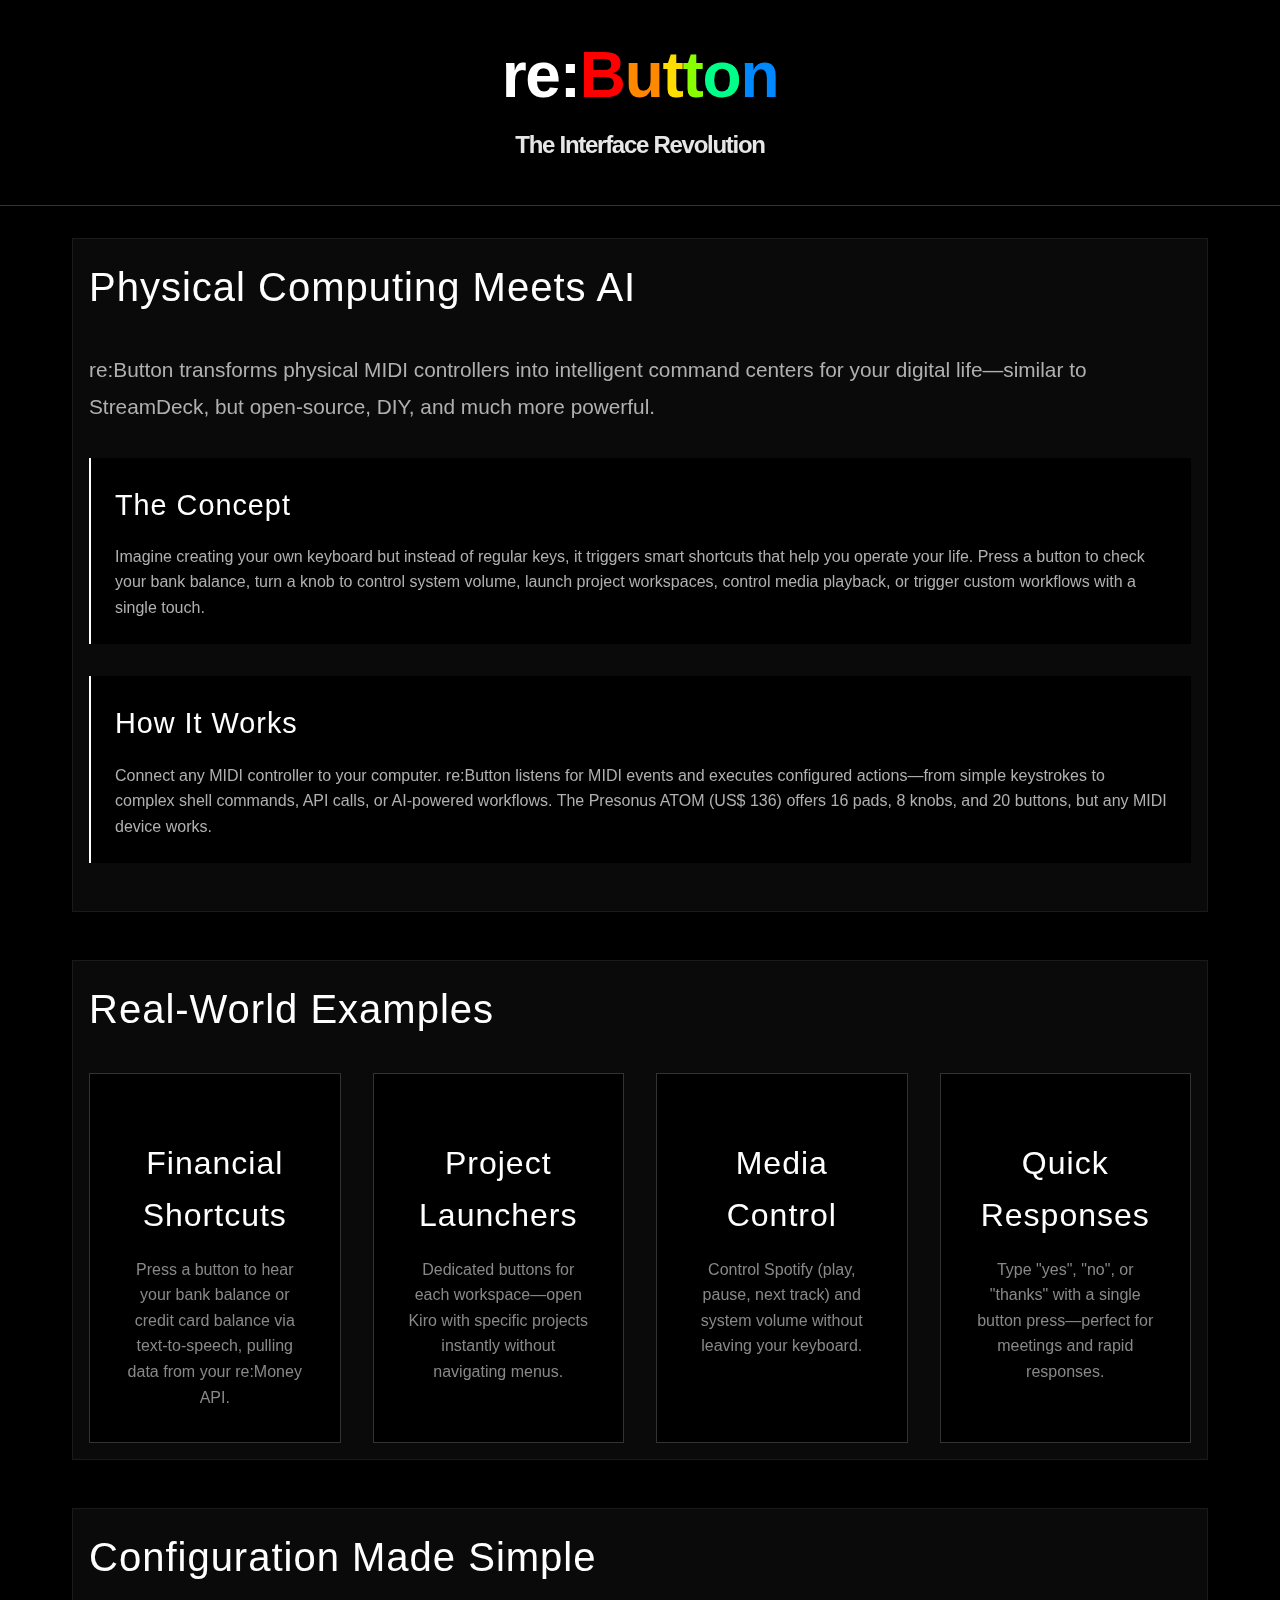
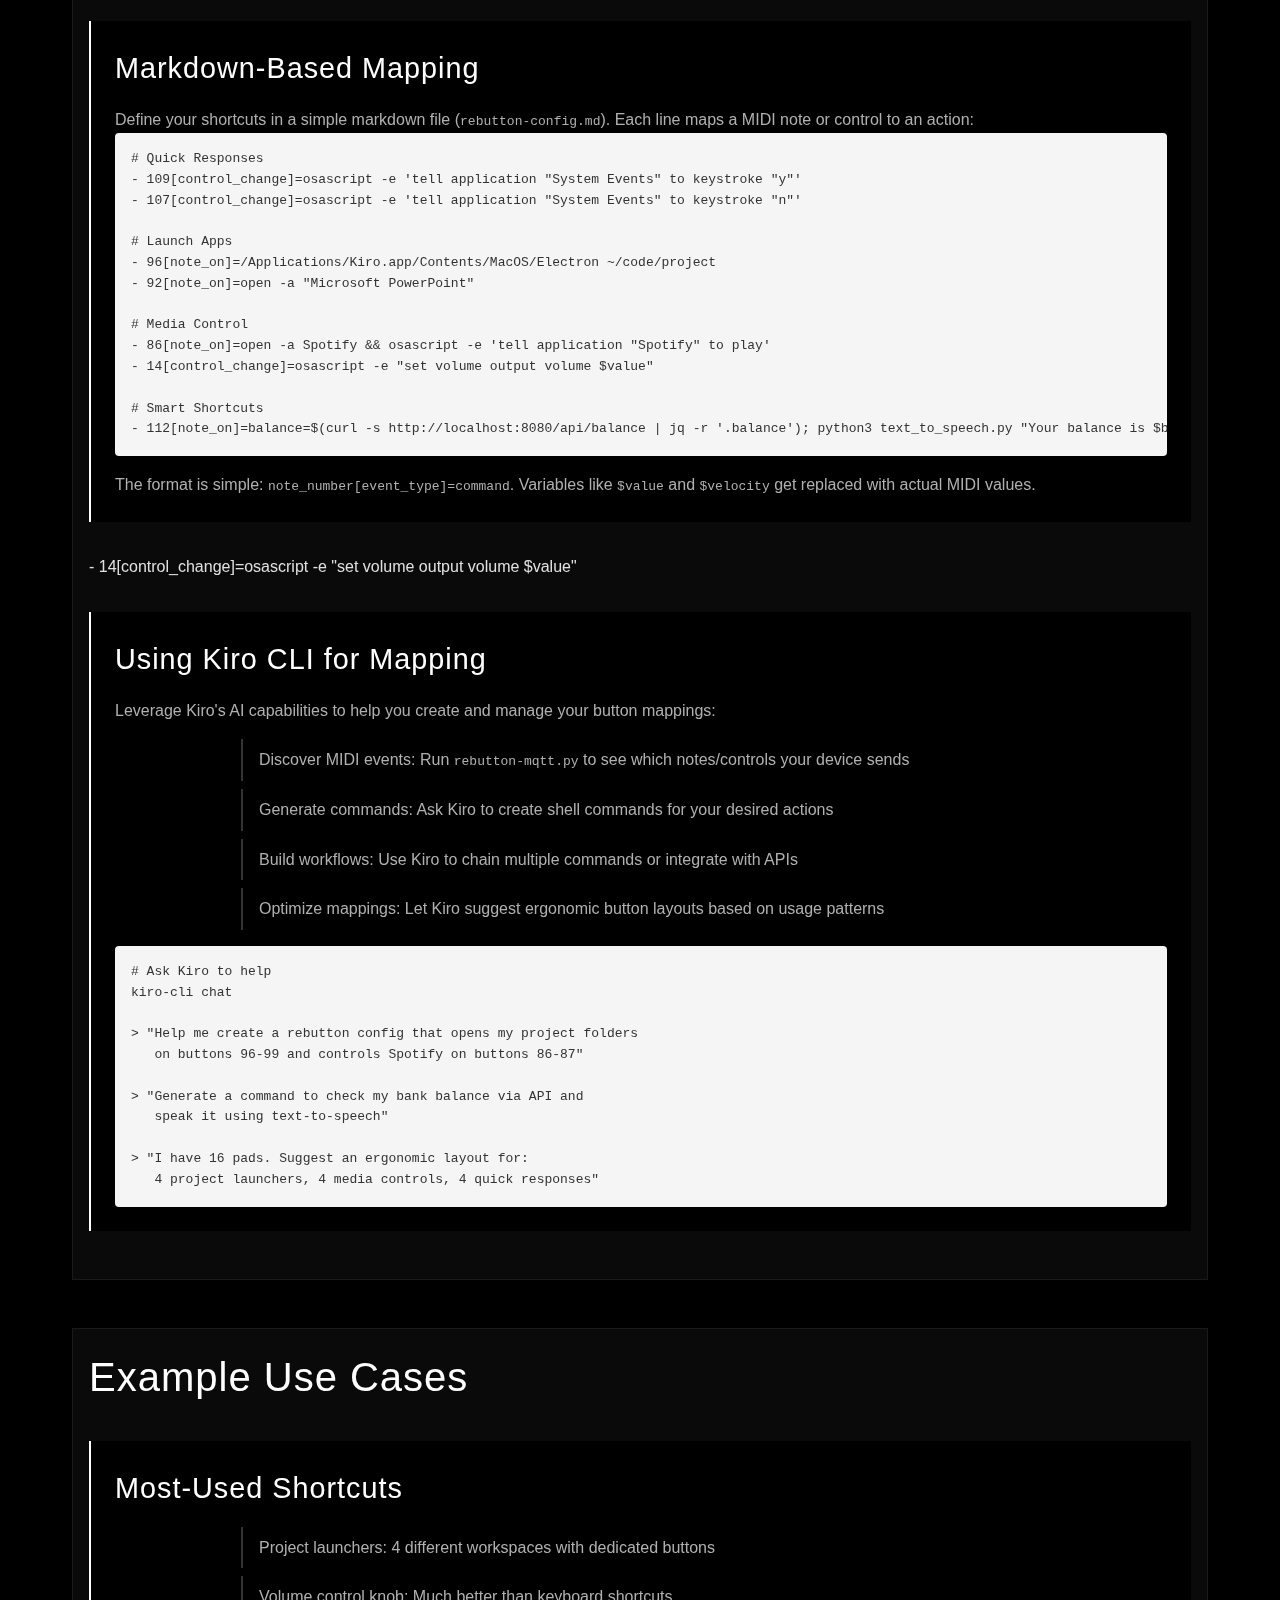
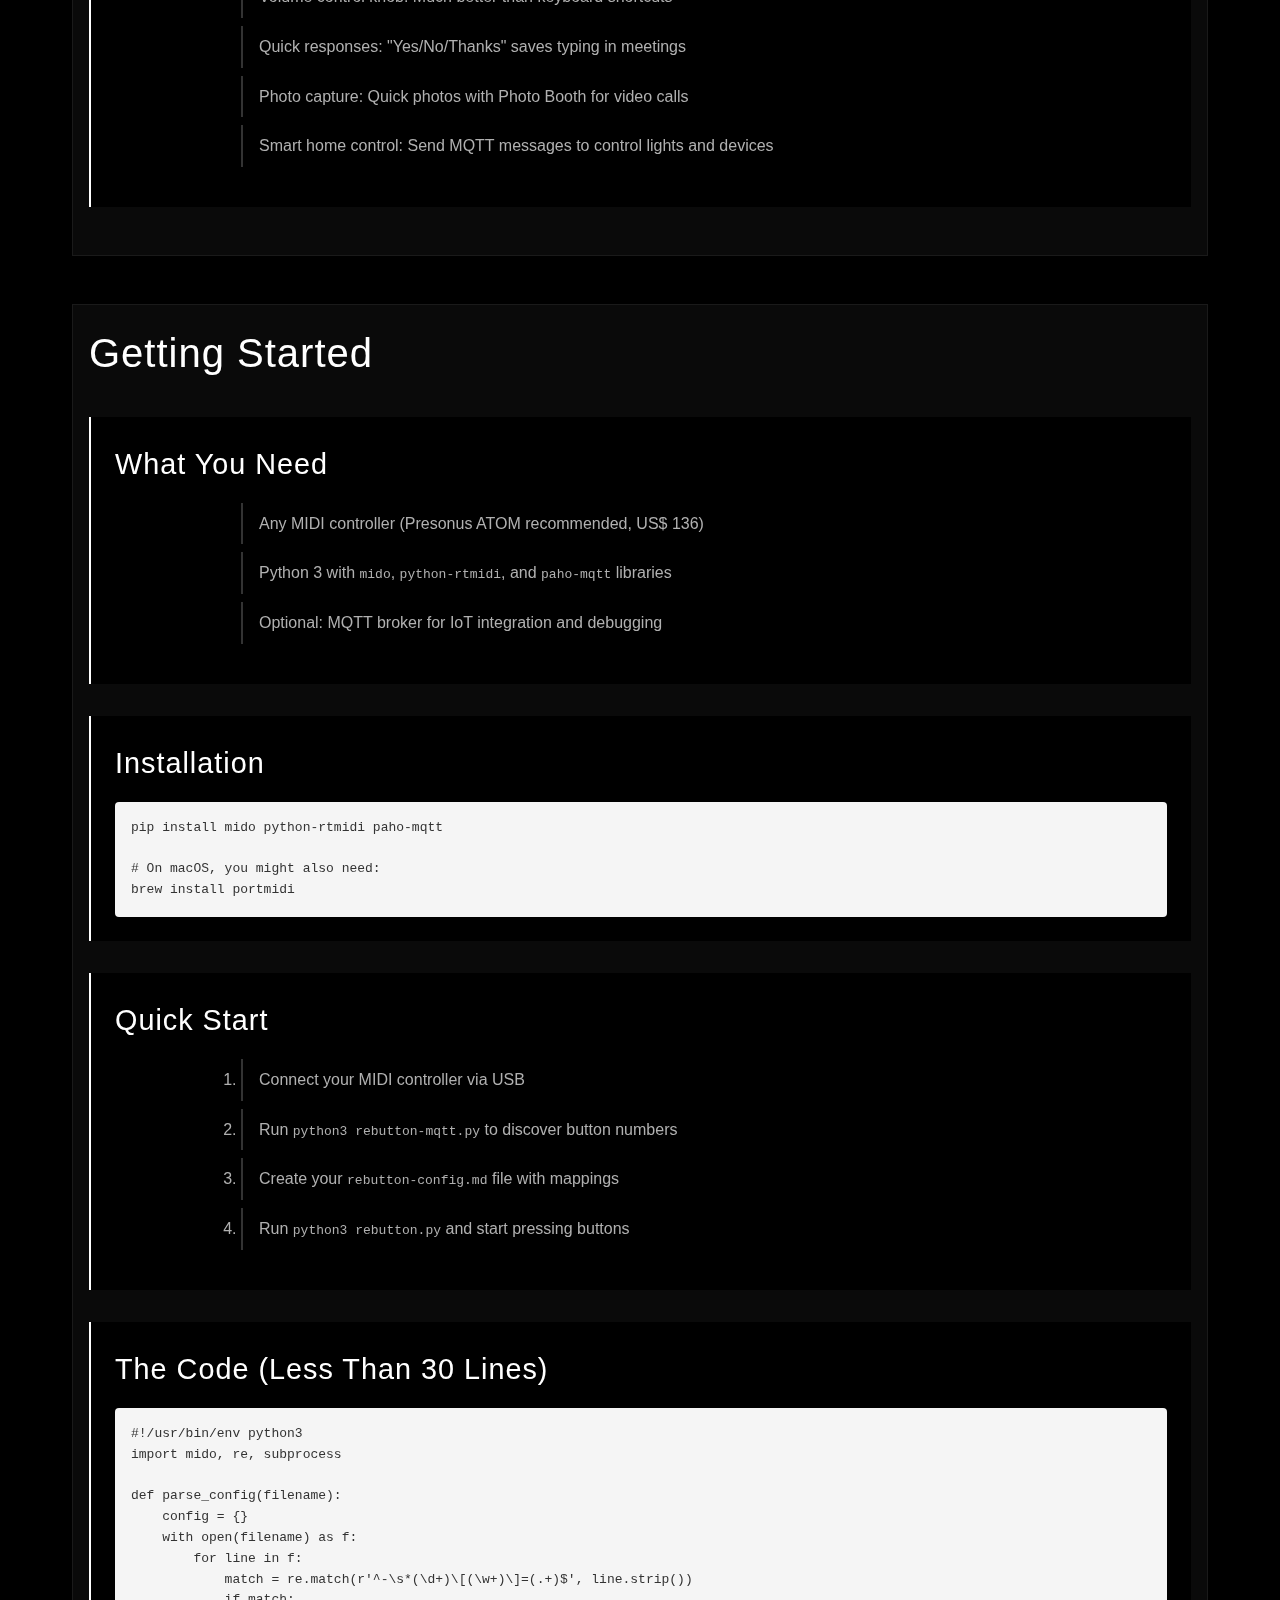
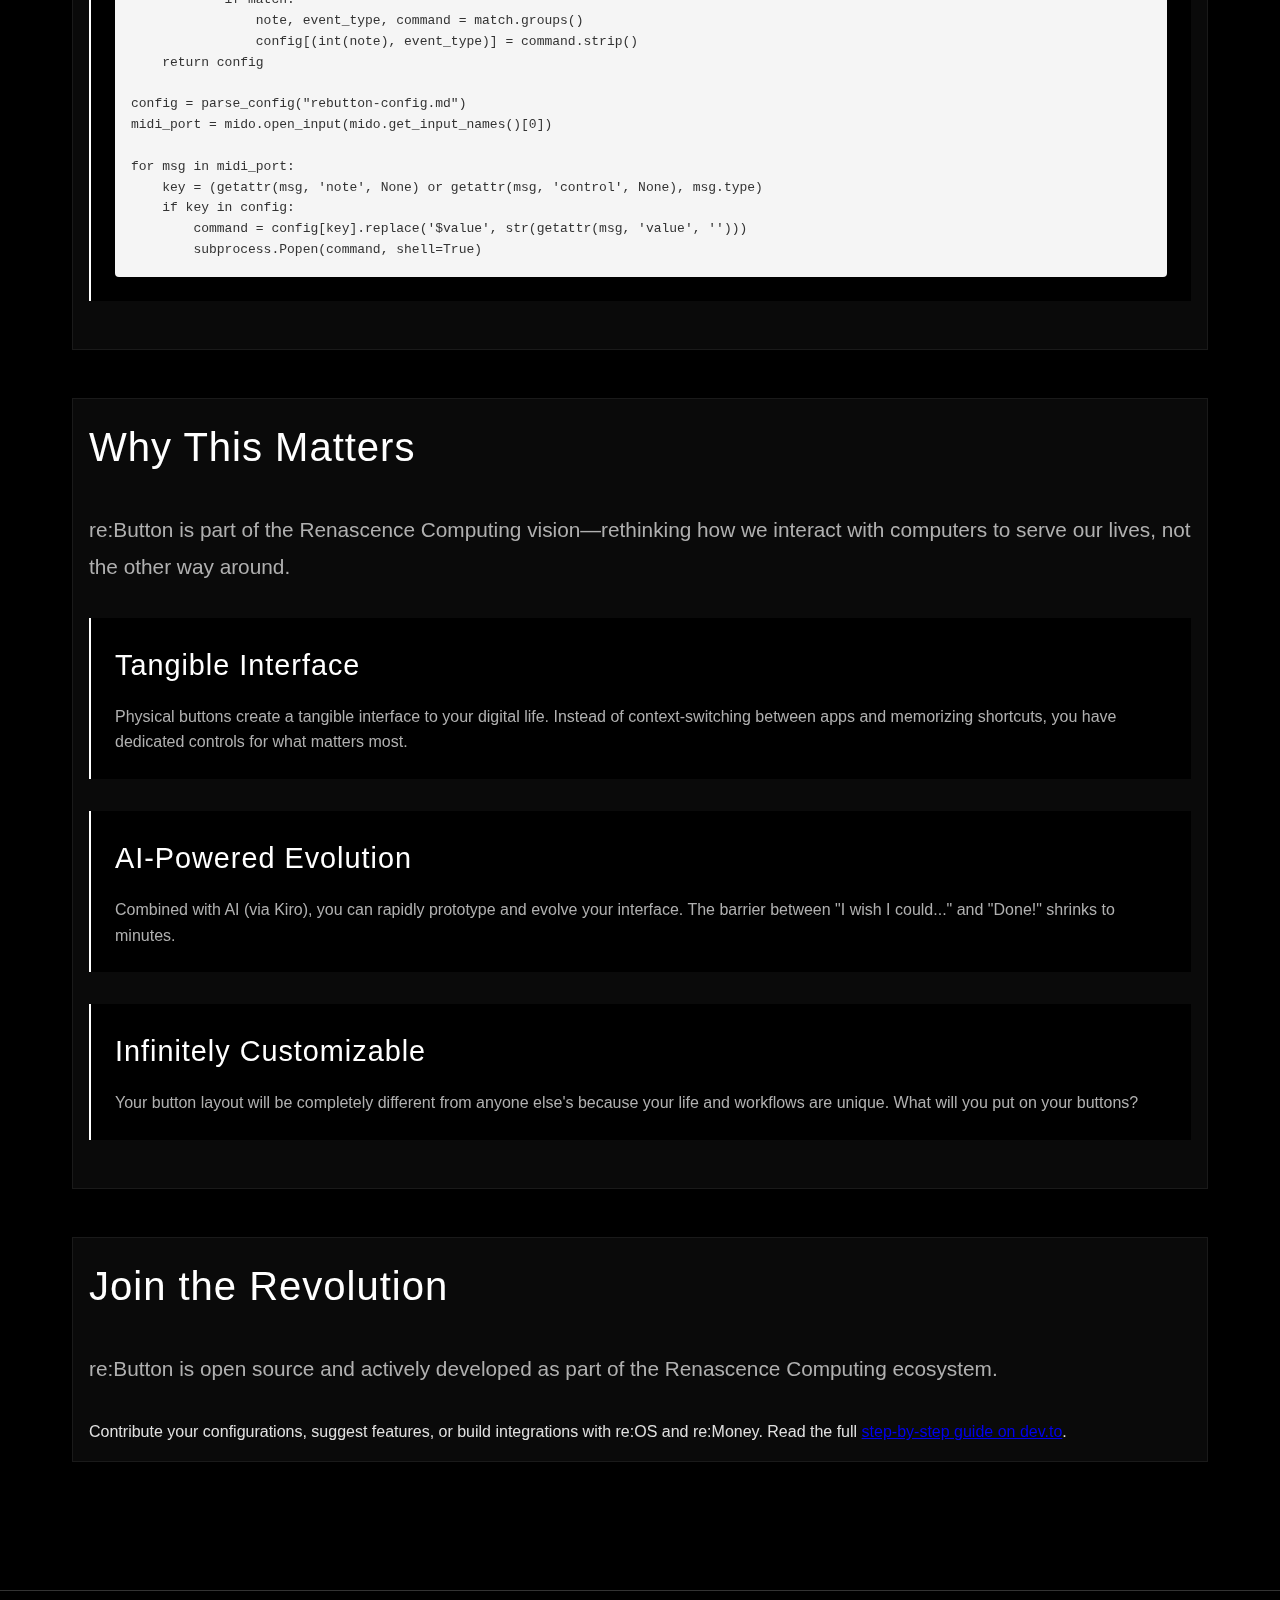
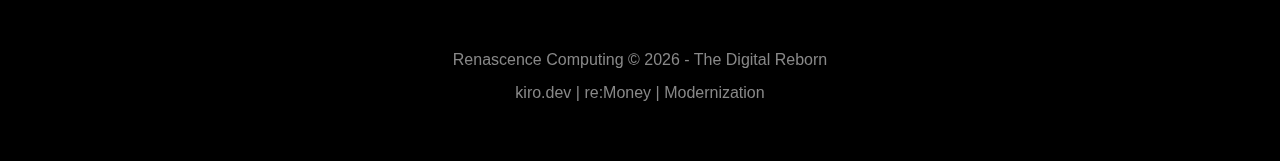
<file: content/index.html>
<!DOCTYPE html>
<html lang="en">
<head>
    <meta charset="UTF-8">
    <meta name="viewport" content="width=device-width, initial-scale=1.0">
    <title>re:Button - A Renascence Computing Project</title>
    <link rel="stylesheet" href="styles.css">
    <style>
        .rebutton-hero {
            background: #000;
            color: white;
            padding: 1rem 1rem;
            text-align: center;
            display: flex;
            flex-direction: column;
            justify-content: center;
            align-items: center;
        }

        .rebutton-logo {
            font-family: 'Arial', sans-serif;
            font-size: 4rem;
            font-weight: bold;
            margin-bottom: 2rem;
            letter-spacing: -0.02em;
        }

        .rebutton-logo .re {
            color: white;
        }

        .rebutton-logo .colon {
            color: white;
        }

        .rebutton-logo .b {
            color: #ff0000;
        }

        .rebutton-logo .u1 {
            color: #ff8800;
        }

        .rebutton-logo .t1 {
            color: #ffdd00;
        }

        .rebutton-logo .t2 {
            color: #88ff00;
        }

        .rebutton-logo .o {
            color: #00ff88;
        }

        .rebutton-logo .n {
            color: #0088ff;
        }

        .rebutton-tagline {
            font-size: 1.5rem;
            margin-bottom: 1rem;
            opacity: 0.9;
        }

        .rebutton-description {
            max-width: 800px;
            font-size: 1.2rem;
            line-height: 1.6;
            margin-bottom: 2rem;
        }

        @media (max-width: 768px) {
            .rebutton-logo {
                font-size: 2.5rem;
            }
            
            .rebutton-tagline {
                font-size: 1.2rem;
            }
            
            .rebutton-description {
                font-size: 1rem;
            }
        }
    </style>
</head>
<body>
    <header>
        <div class="rebutton-logo">
            <span class="re">re</span><span class="colon">:</span><span class="b">B</span><span class="u1">u</span><span class="t1">t</span><span class="t2">t</span><span class="o">o</span><span class="n">n</span>
        <p class="rebutton-tagline">The Interface Revolution</p>
        </div>

    </header>

    <main>

        <section class="content">
            <h2>Physical Computing Meets AI</h2>
            <p class="lead">re:Button transforms physical MIDI controllers into intelligent command centers for your digital life—similar to StreamDeck, but open-source, DIY, and much more powerful.</p>
            
            <div class="principle">
                <h3>The Concept</h3>
                <p>Imagine creating your own keyboard but instead of regular keys, it triggers smart shortcuts that help you operate your life. Press a button to check your bank balance, turn a knob to control system volume, launch project workspaces, control media playback, or trigger custom workflows with a single touch.</p>
            </div>



            <div class="principle">
                <h3>How It Works</h3>
                <p>Connect any MIDI controller to your computer. re:Button listens for MIDI events and executes configured actions—from simple keystrokes to complex shell commands, API calls, or AI-powered workflows. The Presonus ATOM (US$ 136) offers 16 pads, 8 knobs, and 20 buttons, but any MIDI device works.</p>
            </div>
        </section>

        <section class="content">
            <h2>Real-World Examples</h2>
            
            <div class="pillars">
                <div class="pillar">
                    <h3>Financial Shortcuts</h3>
                    <p>Press a button to hear your bank balance or credit card balance via text-to-speech, pulling data from your re:Money API.</p>
                </div>
                <div class="pillar">
                    <h3>Project Launchers</h3>
                    <p>Dedicated buttons for each workspace—open Kiro with specific projects instantly without navigating menus.</p>
                </div>
                <div class="pillar">
                    <h3>Media Control</h3>
                    <p>Control Spotify (play, pause, next track) and system volume without leaving your keyboard.</p>
                </div>
                <div class="pillar">
                    <h3>Quick Responses</h3>
                    <p>Type "yes", "no", or "thanks" with a single button press—perfect for meetings and rapid responses.</p>
                </div>
            </div>
        </section>



        <section class="content">
            <h2>Configuration Made Simple</h2>
            
            <div class="principle">
                <h3>Markdown-Based Mapping</h3>
                <p>Define your shortcuts in a simple markdown file (<code>rebutton-config.md</code>). Each line maps a MIDI note or control to an action:</p>
                <pre style="background: #f5f5f5; padding: 1rem; border-radius: 4px; overflow-x: auto; color: #333;">
# Quick Responses
- 109[control_change]=osascript -e 'tell application "System Events" to keystroke "y"'
- 107[control_change]=osascript -e 'tell application "System Events" to keystroke "n"'

# Launch Apps
- 96[note_on]=/Applications/Kiro.app/Contents/MacOS/Electron ~/code/project
- 92[note_on]=open -a "Microsoft PowerPoint"

# Media Control
- 86[note_on]=open -a Spotify && osascript -e 'tell application "Spotify" to play'
- 14[control_change]=osascript -e "set volume output volume $value"

# Smart Shortcuts
- 112[note_on]=balance=$(curl -s http://localhost:8080/api/balance | jq -r '.balance'); python3 text_to_speech.py "Your balance is $balance"</pre>
                <p style="margin-top: 1rem;">The format is simple: <code>note_number[event_type]=command</code>. Variables like <code>$value</code> and <code>$velocity</code> get replaced with actual MIDI values.</p>
            </div>
- 14[control_change]=osascript -e "set volume output volume $value"</pre>
            </div>

            <div class="principle">
                <h3>Using Kiro CLI for Mapping</h3>
                <p>Leverage Kiro's AI capabilities to help you create and manage your button mappings:</p>
                <ul style="text-align: left; max-width: 800px; margin: 1rem auto;">
                    <li><strong>Discover MIDI events:</strong> Run <code>rebutton-mqtt.py</code> to see which notes/controls your device sends</li>
                    <li><strong>Generate commands:</strong> Ask Kiro to create shell commands for your desired actions</li>
                    <li><strong>Build workflows:</strong> Use Kiro to chain multiple commands or integrate with APIs</li>
                    <li><strong>Optimize mappings:</strong> Let Kiro suggest ergonomic button layouts based on usage patterns</li>
                </ul>
                <pre style="background: #f5f5f5; padding: 1rem; border-radius: 4px; overflow-x: auto; margin-top: 1rem; color: #333;">
# Ask Kiro to help
kiro-cli chat

> "Help me create a rebutton config that opens my project folders 
   on buttons 96-99 and controls Spotify on buttons 86-87"

> "Generate a command to check my bank balance via API and 
   speak it using text-to-speech"

> "I have 16 pads. Suggest an ergonomic layout for: 
   4 project launchers, 4 media controls, 4 quick responses"</pre>
            </div>
        </section>

        <section class="content">
            <h2>Example Use Cases</h2>
            
            <div class="principle">
                <h3>Most-Used Shortcuts</h3>
                <ul style="text-align: left; max-width: 800px; margin: 1rem auto;">
                    <li><strong>Project launchers:</strong> 4 different workspaces with dedicated buttons</li>
                    <li><strong>Volume control knob:</strong> Much better than keyboard shortcuts</li>
                    <li><strong>Quick responses:</strong> "Yes/No/Thanks" saves typing in meetings</li>
                    <li><strong>Photo capture:</strong> Quick photos with Photo Booth for video calls</li>
                    <li><strong>Smart home control:</strong> Send MQTT messages to control lights and devices</li>
                </ul>
            </div>
        </section>

        <section class="content">
            <h2>Getting Started</h2>
            
            <div class="principle">
                <h3>What You Need</h3>
                <ul style="text-align: left; max-width: 800px; margin: 1rem auto;">
                    <li>Any MIDI controller (Presonus ATOM recommended, US$ 136)</li>
                    <li>Python 3 with <code>mido</code>, <code>python-rtmidi</code>, and <code>paho-mqtt</code> libraries</li>
                    <li>Optional: MQTT broker for IoT integration and debugging</li>
                </ul>
            </div>

            <div class="principle">
                <h3>Installation</h3>
                <pre style="background: #f5f5f5; padding: 1rem; border-radius: 4px; overflow-x: auto; color: #333;">
pip install mido python-rtmidi paho-mqtt

# On macOS, you might also need:
brew install portmidi</pre>
            </div>

            <div class="principle">
                <h3>Quick Start</h3>
                <ol style="text-align: left; max-width: 800px; margin: 1rem auto;">
                    <li>Connect your MIDI controller via USB</li>
                    <li>Run <code>python3 rebutton-mqtt.py</code> to discover button numbers</li>
                    <li>Create your <code>rebutton-config.md</code> file with mappings</li>
                    <li>Run <code>python3 rebutton.py</code> and start pressing buttons</li>
                </ol>
            </div>

            <div class="principle">
                <h3>The Code (Less Than 30 Lines)</h3>
                <pre style="background: #f5f5f5; padding: 1rem; border-radius: 4px; overflow-x: auto; color: #333;">
#!/usr/bin/env python3
import mido, re, subprocess

def parse_config(filename):
    config = {}
    with open(filename) as f:
        for line in f:
            match = re.match(r'^-\s*(\d+)\[(\w+)\]=(.+)$', line.strip())
            if match:
                note, event_type, command = match.groups()
                config[(int(note), event_type)] = command.strip()
    return config

config = parse_config("rebutton-config.md")
midi_port = mido.open_input(mido.get_input_names()[0])

for msg in midi_port:
    key = (getattr(msg, 'note', None) or getattr(msg, 'control', None), msg.type)
    if key in config:
        command = config[key].replace('$value', str(getattr(msg, 'value', '')))
        subprocess.Popen(command, shell=True)</pre>
            </div>
        </section>

        <section class="content">
            <h2>Why This Matters</h2>
            <p class="lead">re:Button is part of the Renascence Computing vision—rethinking how we interact with computers to serve our lives, not the other way around.</p>
            
            <div class="principle">
                <h3>Tangible Interface</h3>
                <p>Physical buttons create a tangible interface to your digital life. Instead of context-switching between apps and memorizing shortcuts, you have dedicated controls for what matters most.</p>
            </div>

            <div class="principle">
                <h3>AI-Powered Evolution</h3>
                <p>Combined with AI (via Kiro), you can rapidly prototype and evolve your interface. The barrier between "I wish I could..." and "Done!" shrinks to minutes.</p>
            </div>

            <div class="principle">
                <h3>Infinitely Customizable</h3>
                <p>Your button layout will be completely different from anyone else's because your life and workflows are unique. What will you put on your buttons?</p>
            </div>
        </section>

        <section class="content">
            <h2>Join the Revolution</h2>
            <p class="lead">re:Button is open source and actively developed as part of the Renascence Computing ecosystem.</p>
            <p>Contribute your configurations, suggest features, or build integrations with re:OS and re:Money. Read the full <a href="https://dev.to" target="_blank">step-by-step guide on dev.to</a>.</p>
        </section>
    </main>

    <footer>
        <p>Renascence Computing &copy; 2026 - The Digital Reborn</p>
        <p class="links">
            <a href="https://kiro.dev" target="_blank">kiro.dev</a> | 
            <a href="https://bit.ly/intro-to-remoney" target="_blank">re:Money</a> | 
            <a href="https://bit.ly/modern-ai" target="_blank">Modernization</a>
        </p>
    </footer>

    <script>
        function toggleCommunity() {
            // This function would need to be implemented if community section is added to this page
            console.log('Community toggle not implemented on this page');
        }
    </script>
</body>
</html>
</file>
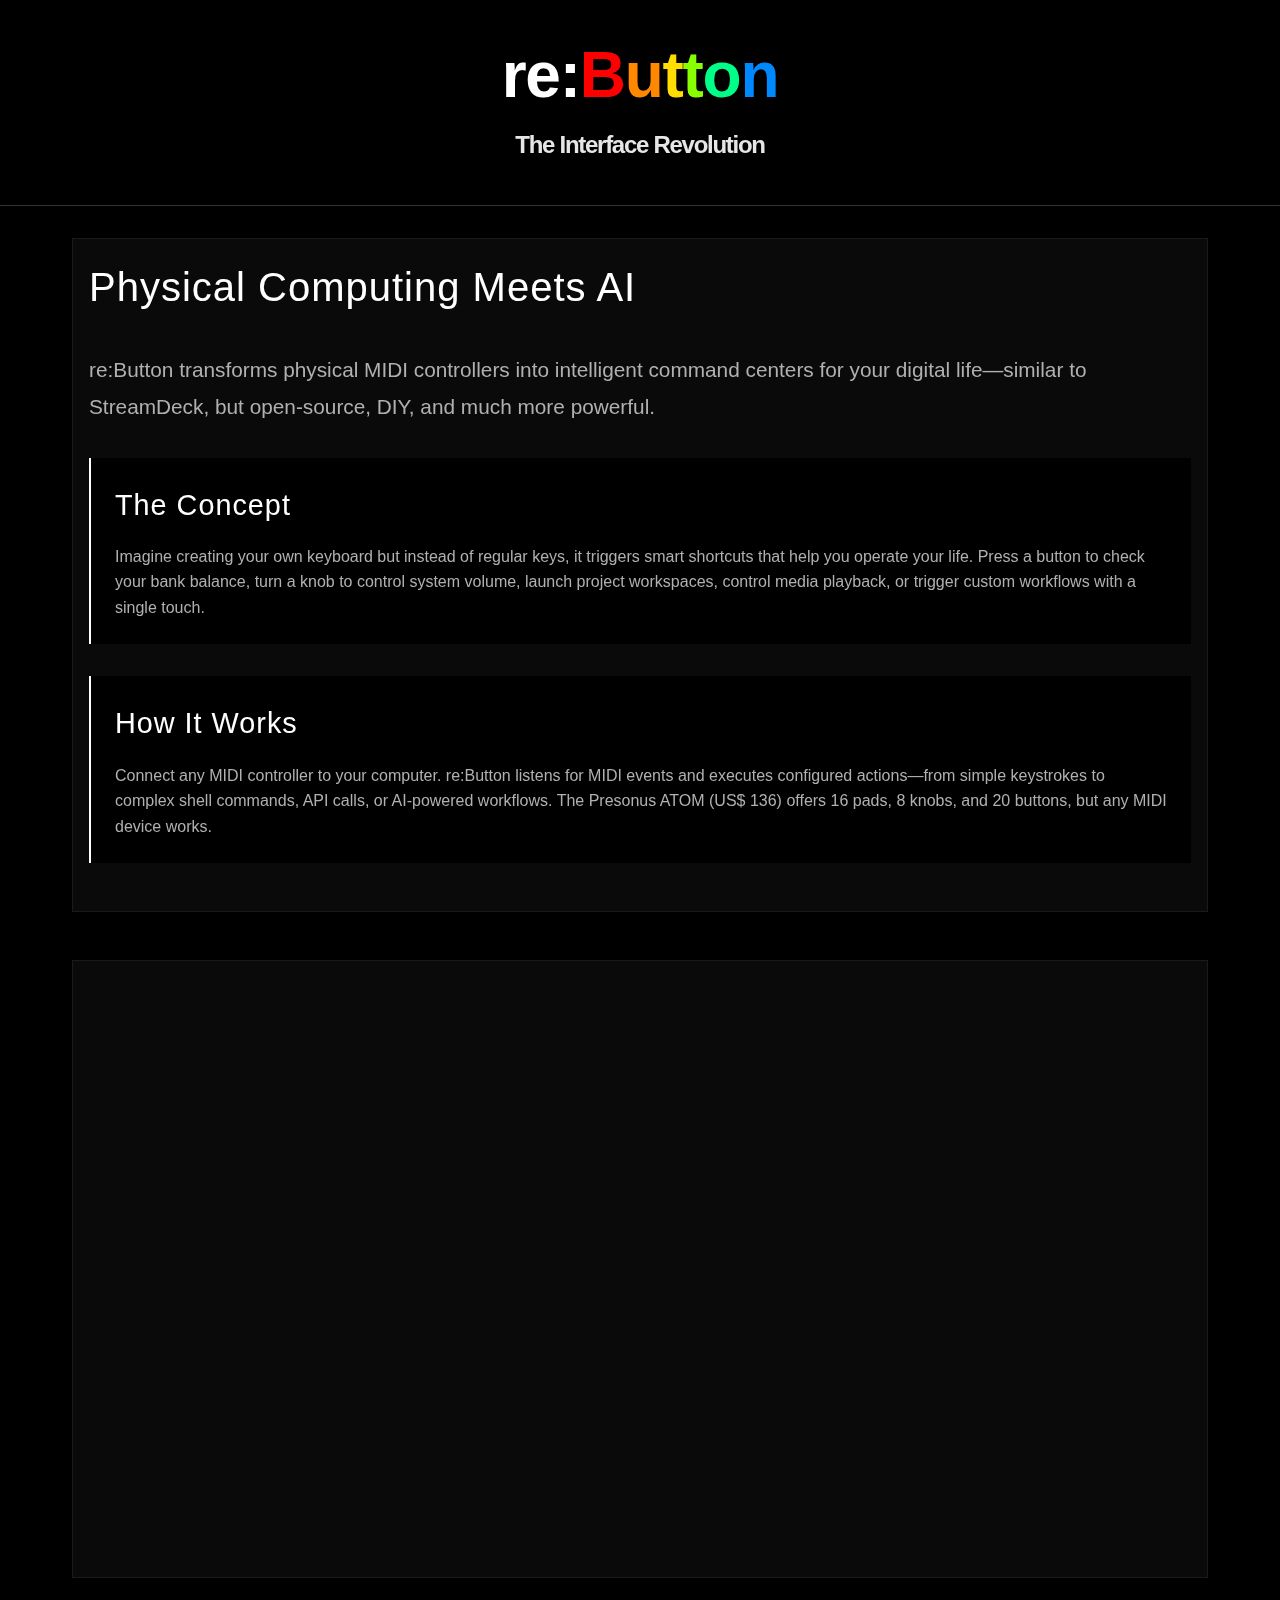
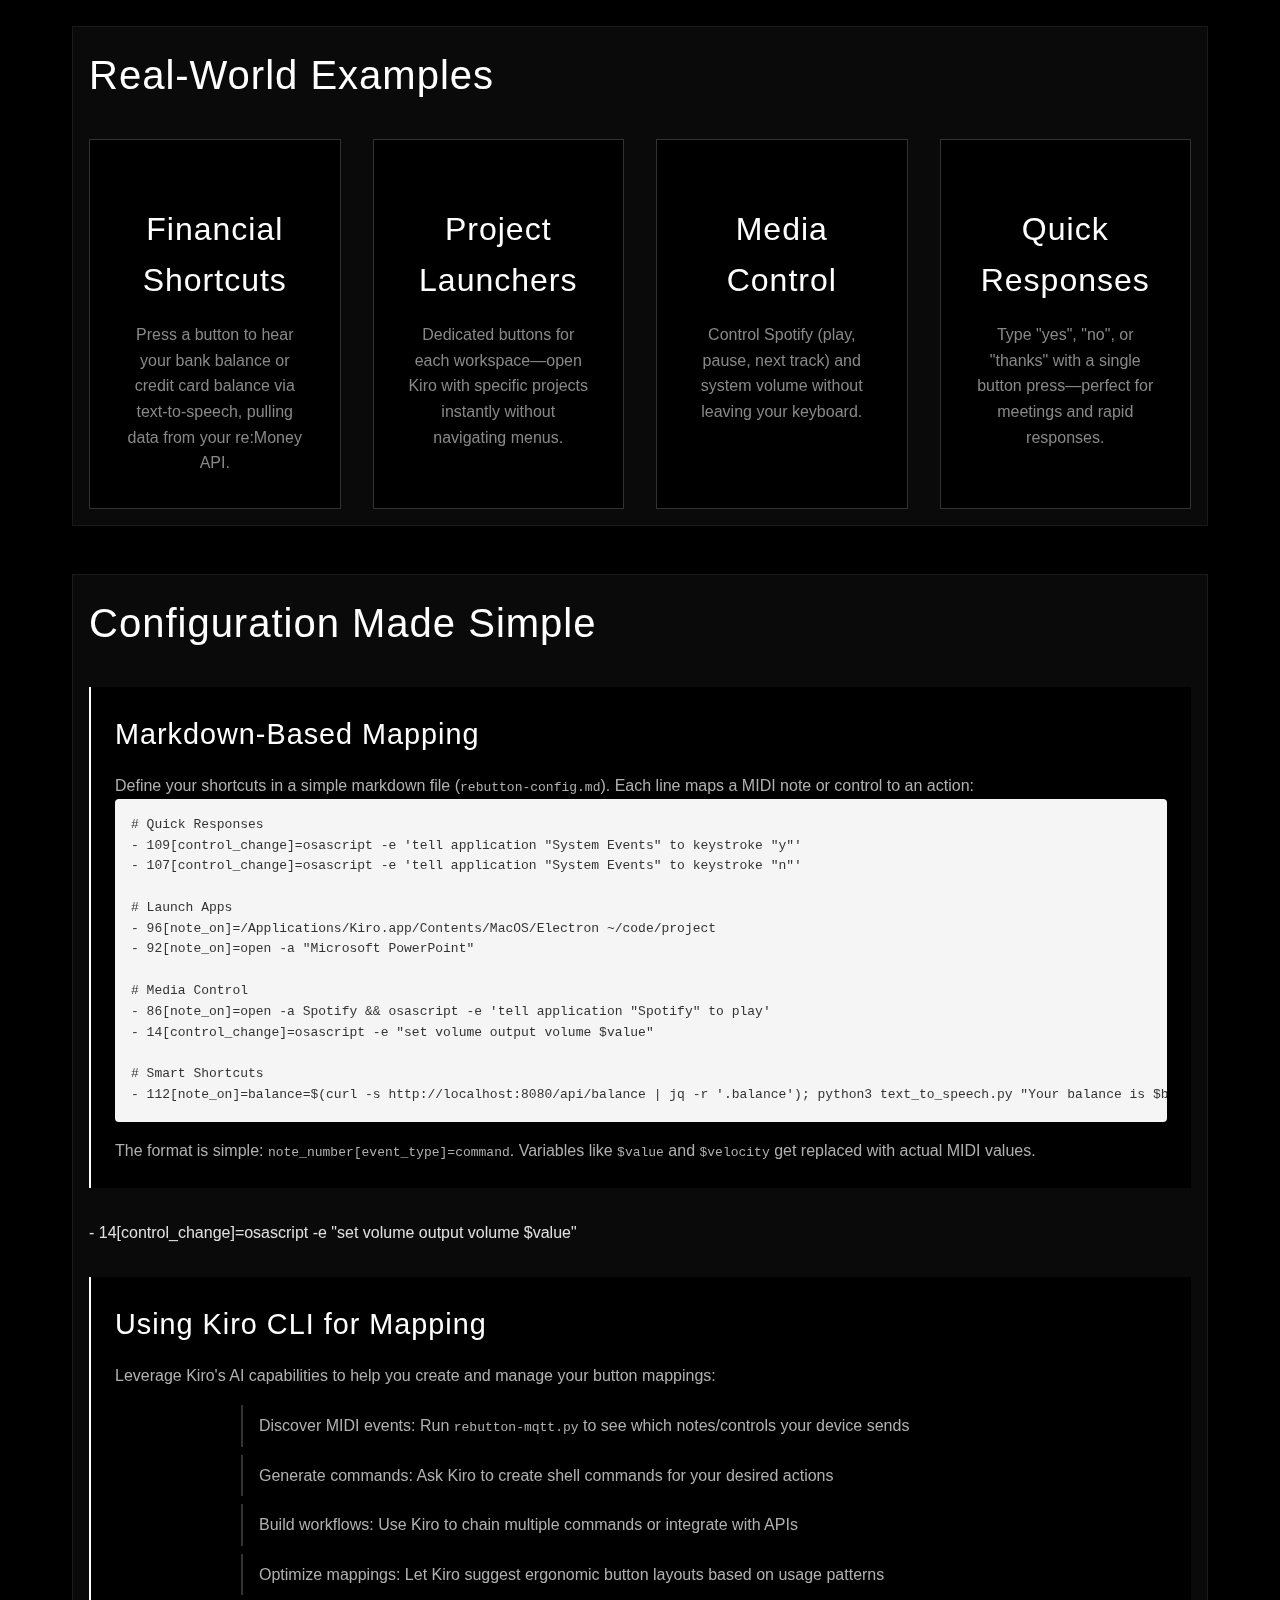
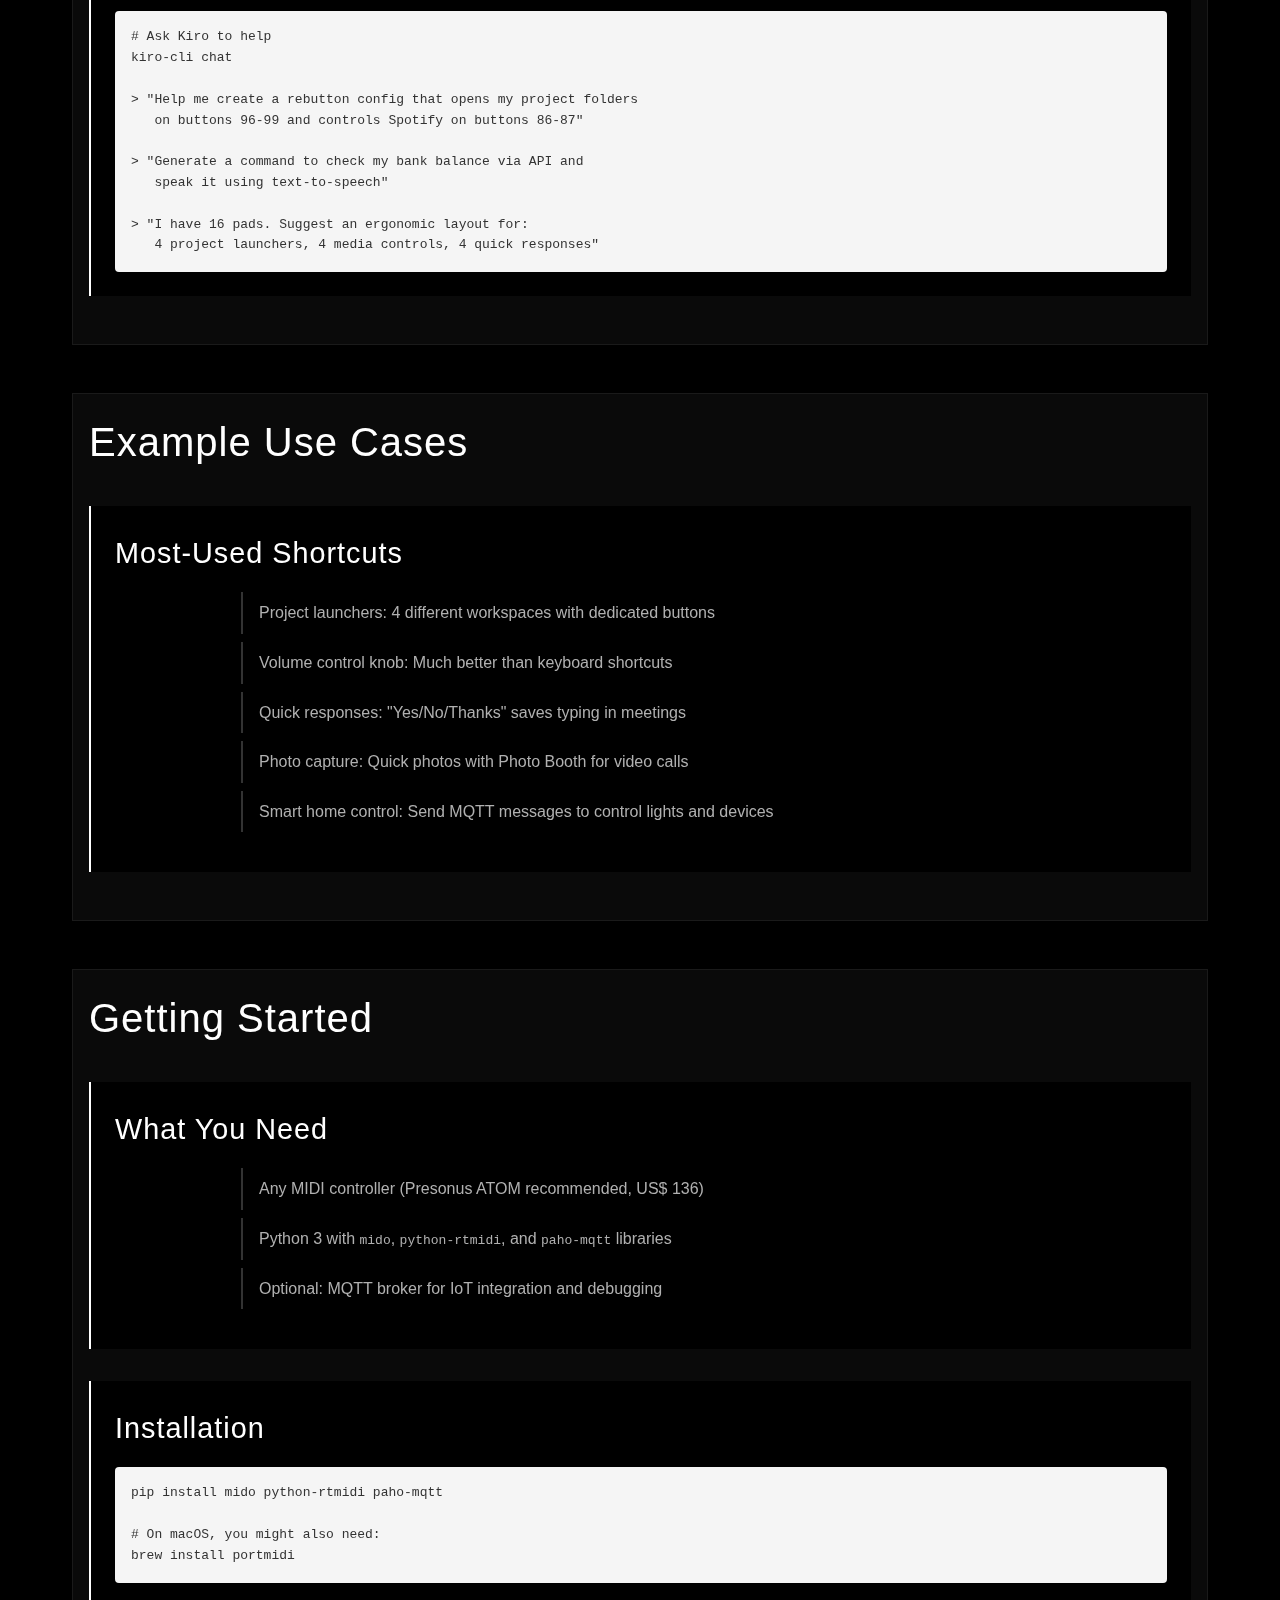
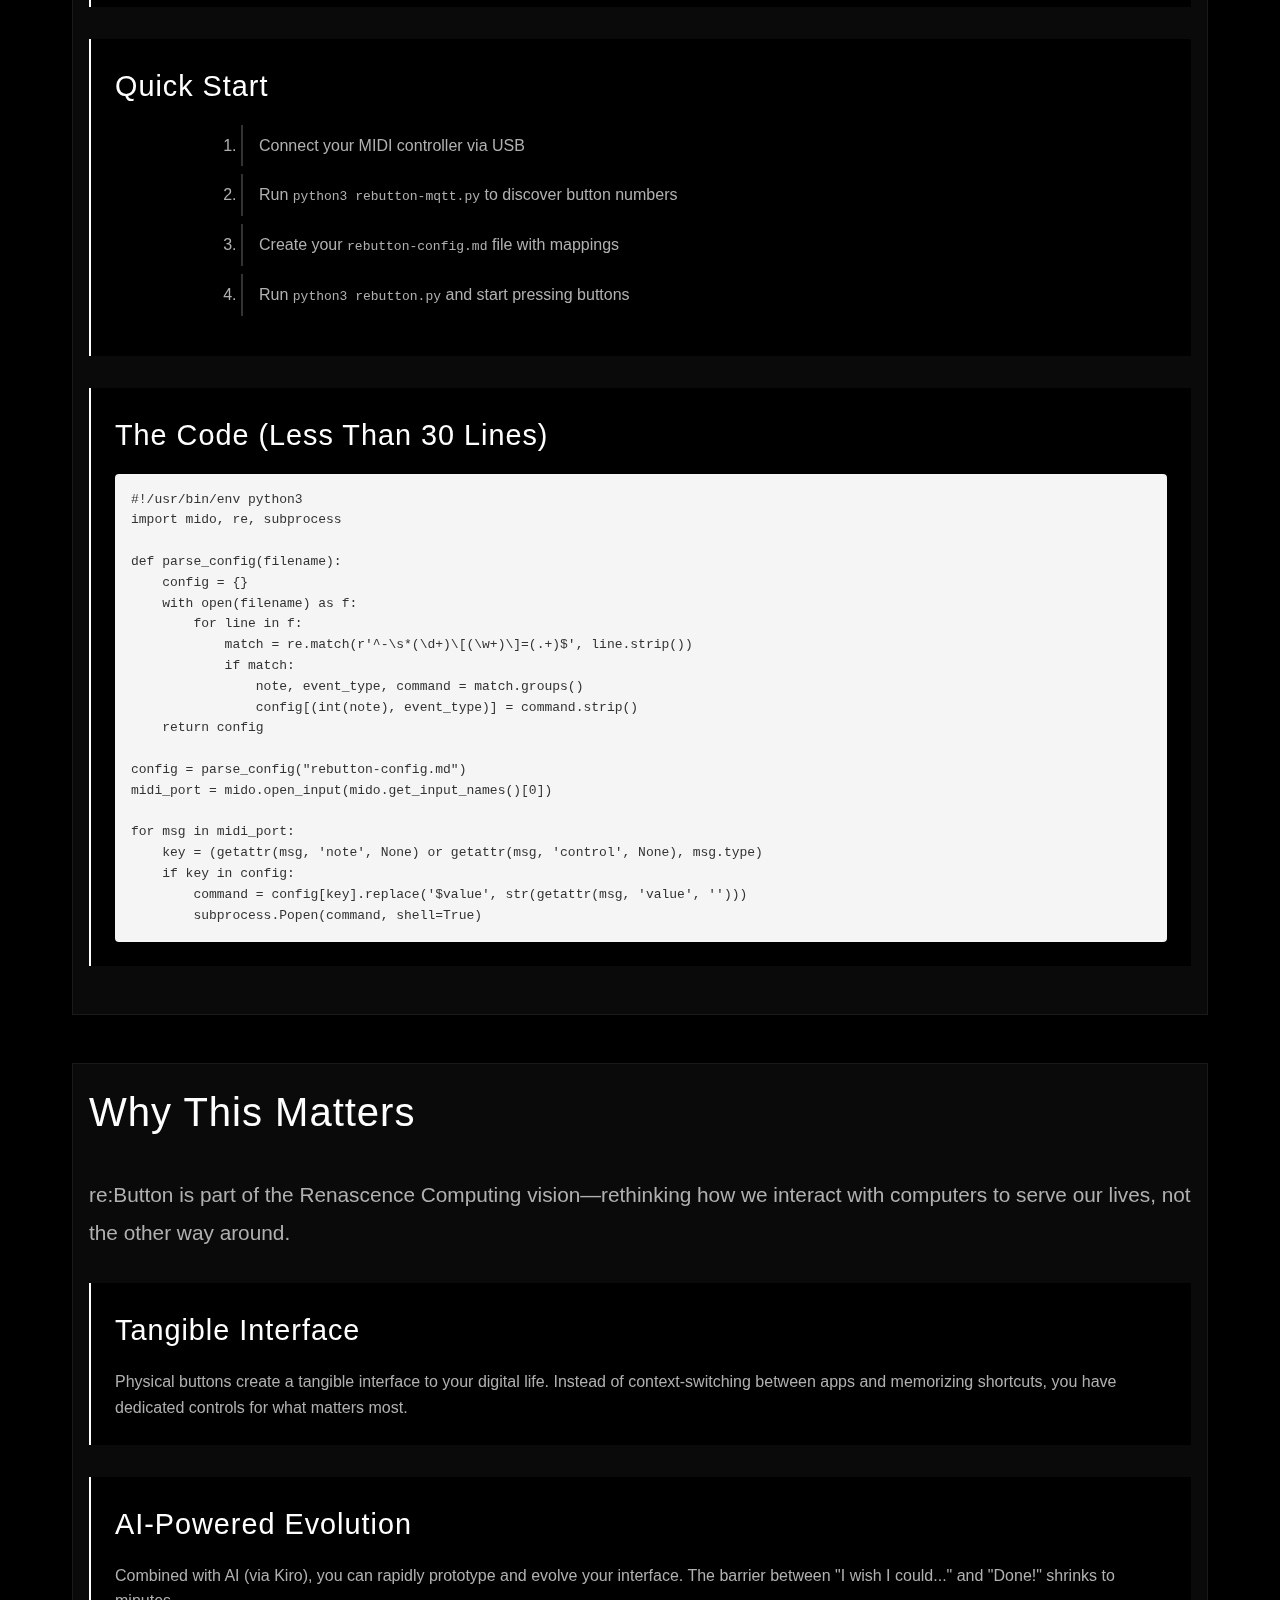
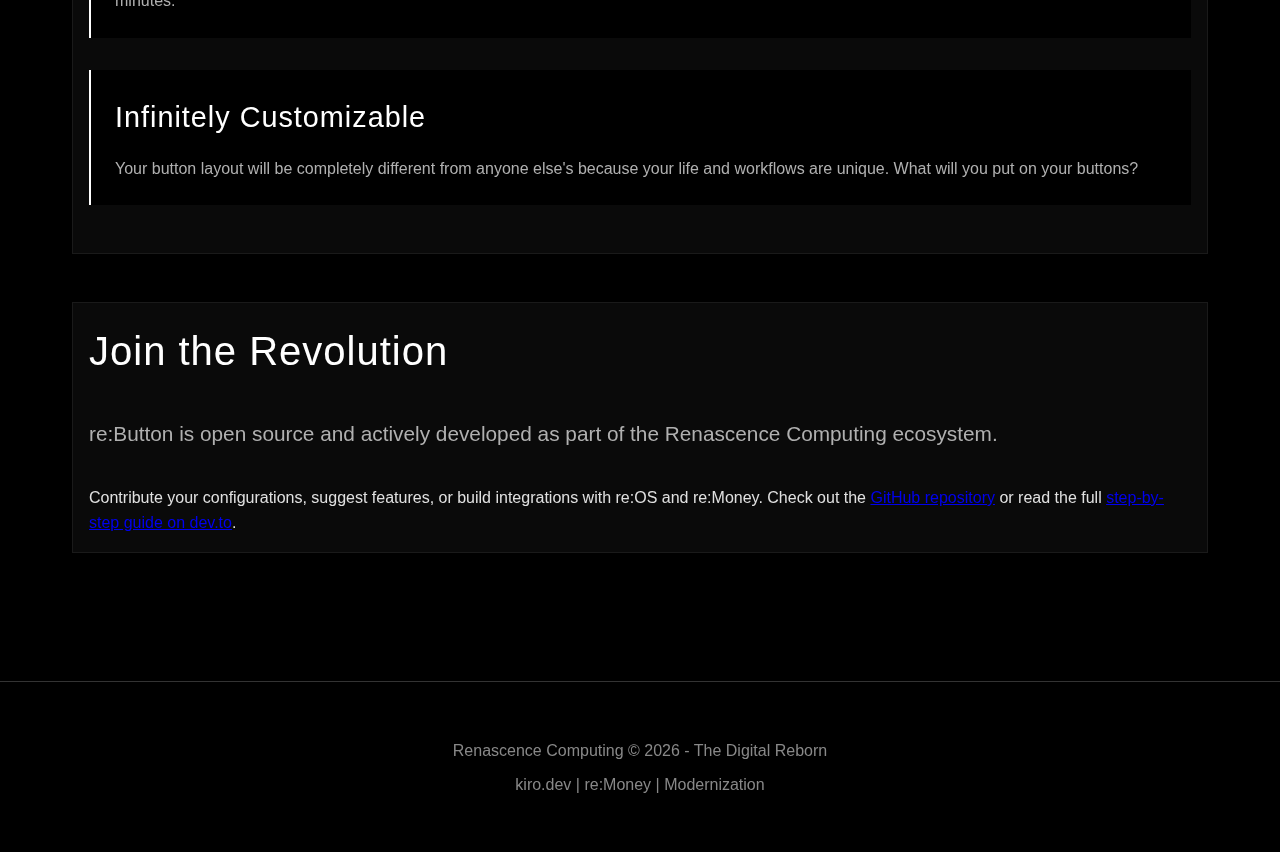
<file: docs/index.html>
<!DOCTYPE html>
<html lang="en">
<head>
    <meta charset="UTF-8">
    <meta name="viewport" content="width=device-width, initial-scale=1.0">
    <title>re:Button - A Renascence Computing Project</title>
    <link rel="stylesheet" href="styles.css">
    <style>
        .rebutton-hero {
            background: #000;
            color: white;
            padding: 1rem 1rem;
            text-align: center;
            display: flex;
            flex-direction: column;
            justify-content: center;
            align-items: center;
        }

        .rebutton-logo {
            font-family: 'Arial', sans-serif;
            font-size: 4rem;
            font-weight: bold;
            margin-bottom: 2rem;
            letter-spacing: -0.02em;
        }

        .rebutton-logo .re {
            color: white;
        }

        .rebutton-logo .colon {
            color: white;
        }

        .rebutton-logo .b {
            color: #ff0000;
        }

        .rebutton-logo .u1 {
            color: #ff8800;
        }

        .rebutton-logo .t1 {
            color: #ffdd00;
        }

        .rebutton-logo .t2 {
            color: #88ff00;
        }

        .rebutton-logo .o {
            color: #00ff88;
        }

        .rebutton-logo .n {
            color: #0088ff;
        }

        .rebutton-tagline {
            font-size: 1.5rem;
            margin-bottom: 1rem;
            opacity: 0.9;
        }

        .rebutton-description {
            max-width: 800px;
            font-size: 1.2rem;
            line-height: 1.6;
            margin-bottom: 2rem;
        }

        @media (max-width: 768px) {
            .rebutton-logo {
                font-size: 2.5rem;
            }
            
            .rebutton-tagline {
                font-size: 1.2rem;
            }
            
            .rebutton-description {
                font-size: 1rem;
            }
        }
    </style>
</head>
<body>
    <header>
        <div class="rebutton-logo">
            <span class="re">re</span><span class="colon">:</span><span class="b">B</span><span class="u1">u</span><span class="t1">t</span><span class="t2">t</span><span class="o">o</span><span class="n">n</span>
        <p class="rebutton-tagline">The Interface Revolution</p>
        </div>

    </header>

    <main>

        <section class="content">
            <h2>Physical Computing Meets AI</h2>
            <p class="lead">re:Button transforms physical MIDI controllers into intelligent command centers for your digital life—similar to StreamDeck, but open-source, DIY, and much more powerful.</p>
            
            <div class="principle">
                <h3>The Concept</h3>
                <p>Imagine creating your own keyboard but instead of regular keys, it triggers smart shortcuts that help you operate your life. Press a button to check your bank balance, turn a knob to control system volume, launch project workspaces, control media playback, or trigger custom workflows with a single touch.</p>
            </div>
            <div class="principle">
                <h3>How It Works</h3>
                <p>Connect any MIDI controller to your computer. re:Button listens for MIDI events and executes configured actions—from simple keystrokes to complex shell commands, API calls, or AI-powered workflows. The Presonus ATOM (US$ 136) offers 16 pads, 8 knobs, and 20 buttons, but any MIDI device works.</p>
            </div>
        </section>
        <section class="content" style="text-align: center;">
            
            <iframe width="1024" height="576" style="max-width: 100%; border: none;" src="https://www.youtube.com/embed/03QHMr9Wwr4" allow="accelerometer; autoplay; clipboard-write; encrypted-media; gyroscope; picture-in-picture" allowfullscreen></iframe>
            
        </section>
        <section class="content">
            <h2>Real-World Examples</h2>
            
            <div class="pillars">
                <div class="pillar">
                    <h3>Financial Shortcuts</h3>
                    <p>Press a button to hear your bank balance or credit card balance via text-to-speech, pulling data from your re:Money API.</p>
                </div>
                <div class="pillar">
                    <h3>Project Launchers</h3>
                    <p>Dedicated buttons for each workspace—open Kiro with specific projects instantly without navigating menus.</p>
                </div>
                <div class="pillar">
                    <h3>Media Control</h3>
                    <p>Control Spotify (play, pause, next track) and system volume without leaving your keyboard.</p>
                </div>
                <div class="pillar">
                    <h3>Quick Responses</h3>
                    <p>Type "yes", "no", or "thanks" with a single button press—perfect for meetings and rapid responses.</p>
                </div>
            </div>
        </section>



        <section class="content">
            <h2>Configuration Made Simple</h2>
            
            <div class="principle">
                <h3>Markdown-Based Mapping</h3>
                <p>Define your shortcuts in a simple markdown file (<code>rebutton-config.md</code>). Each line maps a MIDI note or control to an action:</p>
                <pre style="background: #f5f5f5; padding: 1rem; border-radius: 4px; overflow-x: auto; color: #333;">
# Quick Responses
- 109[control_change]=osascript -e 'tell application "System Events" to keystroke "y"'
- 107[control_change]=osascript -e 'tell application "System Events" to keystroke "n"'

# Launch Apps
- 96[note_on]=/Applications/Kiro.app/Contents/MacOS/Electron ~/code/project
- 92[note_on]=open -a "Microsoft PowerPoint"

# Media Control
- 86[note_on]=open -a Spotify && osascript -e 'tell application "Spotify" to play'
- 14[control_change]=osascript -e "set volume output volume $value"

# Smart Shortcuts
- 112[note_on]=balance=$(curl -s http://localhost:8080/api/balance | jq -r '.balance'); python3 text_to_speech.py "Your balance is $balance"</pre>
                <p style="margin-top: 1rem;">The format is simple: <code>note_number[event_type]=command</code>. Variables like <code>$value</code> and <code>$velocity</code> get replaced with actual MIDI values.</p>
            </div>
- 14[control_change]=osascript -e "set volume output volume $value"</pre>
            </div>

            <div class="principle">
                <h3>Using Kiro CLI for Mapping</h3>
                <p>Leverage Kiro's AI capabilities to help you create and manage your button mappings:</p>
                <ul style="text-align: left; max-width: 800px; margin: 1rem auto;">
                    <li><strong>Discover MIDI events:</strong> Run <code>rebutton-mqtt.py</code> to see which notes/controls your device sends</li>
                    <li><strong>Generate commands:</strong> Ask Kiro to create shell commands for your desired actions</li>
                    <li><strong>Build workflows:</strong> Use Kiro to chain multiple commands or integrate with APIs</li>
                    <li><strong>Optimize mappings:</strong> Let Kiro suggest ergonomic button layouts based on usage patterns</li>
                </ul>
                <pre style="background: #f5f5f5; padding: 1rem; border-radius: 4px; overflow-x: auto; margin-top: 1rem; color: #333;">
# Ask Kiro to help
kiro-cli chat

> "Help me create a rebutton config that opens my project folders 
   on buttons 96-99 and controls Spotify on buttons 86-87"

> "Generate a command to check my bank balance via API and 
   speak it using text-to-speech"

> "I have 16 pads. Suggest an ergonomic layout for: 
   4 project launchers, 4 media controls, 4 quick responses"</pre>
            </div>
        </section>

        <section class="content">
            <h2>Example Use Cases</h2>
            
            <div class="principle">
                <h3>Most-Used Shortcuts</h3>
                <ul style="text-align: left; max-width: 800px; margin: 1rem auto;">
                    <li><strong>Project launchers:</strong> 4 different workspaces with dedicated buttons</li>
                    <li><strong>Volume control knob:</strong> Much better than keyboard shortcuts</li>
                    <li><strong>Quick responses:</strong> "Yes/No/Thanks" saves typing in meetings</li>
                    <li><strong>Photo capture:</strong> Quick photos with Photo Booth for video calls</li>
                    <li><strong>Smart home control:</strong> Send MQTT messages to control lights and devices</li>
                </ul>
            </div>
        </section>

        <section class="content">
            <h2>Getting Started</h2>
            
            <div class="principle">
                <h3>What You Need</h3>
                <ul style="text-align: left; max-width: 800px; margin: 1rem auto;">
                    <li>Any MIDI controller (Presonus ATOM recommended, US$ 136)</li>
                    <li>Python 3 with <code>mido</code>, <code>python-rtmidi</code>, and <code>paho-mqtt</code> libraries</li>
                    <li>Optional: MQTT broker for IoT integration and debugging</li>
                </ul>
            </div>

            <div class="principle">
                <h3>Installation</h3>
                <pre style="background: #f5f5f5; padding: 1rem; border-radius: 4px; overflow-x: auto; color: #333;">
pip install mido python-rtmidi paho-mqtt

# On macOS, you might also need:
brew install portmidi</pre>
            </div>

            <div class="principle">
                <h3>Quick Start</h3>
                <ol style="text-align: left; max-width: 800px; margin: 1rem auto;">
                    <li>Connect your MIDI controller via USB</li>
                    <li>Run <code>python3 rebutton-mqtt.py</code> to discover button numbers</li>
                    <li>Create your <code>rebutton-config.md</code> file with mappings</li>
                    <li>Run <code>python3 rebutton.py</code> and start pressing buttons</li>
                </ol>
            </div>

            <div class="principle">
                <h3>The Code (Less Than 30 Lines)</h3>
                <pre style="background: #f5f5f5; padding: 1rem; border-radius: 4px; overflow-x: auto; color: #333;">
#!/usr/bin/env python3
import mido, re, subprocess

def parse_config(filename):
    config = {}
    with open(filename) as f:
        for line in f:
            match = re.match(r'^-\s*(\d+)\[(\w+)\]=(.+)$', line.strip())
            if match:
                note, event_type, command = match.groups()
                config[(int(note), event_type)] = command.strip()
    return config

config = parse_config("rebutton-config.md")
midi_port = mido.open_input(mido.get_input_names()[0])

for msg in midi_port:
    key = (getattr(msg, 'note', None) or getattr(msg, 'control', None), msg.type)
    if key in config:
        command = config[key].replace('$value', str(getattr(msg, 'value', '')))
        subprocess.Popen(command, shell=True)</pre>
            </div>
        </section>

        <section class="content">
            <h2>Why This Matters</h2>
            <p class="lead">re:Button is part of the Renascence Computing vision—rethinking how we interact with computers to serve our lives, not the other way around.</p>
            
            <div class="principle">
                <h3>Tangible Interface</h3>
                <p>Physical buttons create a tangible interface to your digital life. Instead of context-switching between apps and memorizing shortcuts, you have dedicated controls for what matters most.</p>
            </div>

            <div class="principle">
                <h3>AI-Powered Evolution</h3>
                <p>Combined with AI (via Kiro), you can rapidly prototype and evolve your interface. The barrier between "I wish I could..." and "Done!" shrinks to minutes.</p>
            </div>

            <div class="principle">
                <h3>Infinitely Customizable</h3>
                <p>Your button layout will be completely different from anyone else's because your life and workflows are unique. What will you put on your buttons?</p>
            </div>
        </section>

        <section class="content">
            <h2>Join the Revolution</h2>
            <p class="lead">re:Button is open source and actively developed as part of the Renascence Computing ecosystem.</p>
            <p>Contribute your configurations, suggest features, or build integrations with re:OS and re:Money. Check out the <a href="https://github.com/renascence-computing/rebutton" target="_blank">GitHub repository</a> or read the full <a href="https://dev.to" target="_blank">step-by-step guide on dev.to</a>.</p>
        </section>
    </main>

    <footer>
        <p>Renascence Computing &copy; 2026 - The Digital Reborn</p>
        <p class="links">
            <a href="https://kiro.dev" target="_blank">kiro.dev</a> | 
            <a href="https://bit.ly/intro-to-remoney" target="_blank">re:Money</a> | 
            <a href="https://bit.ly/modern-ai" target="_blank">Modernization</a>
        </p>
    </footer>

    <script>
        function toggleCommunity() {
            // This function would need to be implemented if community section is added to this page
            console.log('Community toggle not implemented on this page');
        }
    </script>
</body>
</html>
</file>
<file: content/styles.css>
html {
    scroll-behavior: smooth;
}

* {
    margin: 0;
    padding: 0;
    box-sizing: border-box;
}

body {
    font-family: -apple-system, BlinkMacSystemFont, 'Segoe UI', 'Helvetica Neue', Arial, sans-serif;
    line-height: 1.6;
    color: #e0e0e0;
    background-color: #000000;
}

header {
    background: #000000;
    color: white;
    padding: 1.5rem 1rem 0.5rem;
    text-align: center;
    border-bottom: 1px solid #333;
}

header h1 {
    font-size: 3rem;
    font-weight: 300;
    letter-spacing: 2px;
    margin-bottom: 0.3rem;
}

.tagline {
    font-size: 1.2rem;
    color: #888;
    font-weight: 300;
    letter-spacing: 1px;
    margin-bottom: 1rem;
}

nav {
    display: flex;
    justify-content: center;
    gap: 2rem;
    padding: 1rem 0;
}

nav a {
    color: #888;
    text-decoration: none;
    transition: color 0.3s;
    font-weight: 300;
    letter-spacing: 1px;
    padding: 0.5rem 1rem;
    border-bottom: 2px solid transparent;
}

nav a:hover {
    color: #ffffff;
    border-bottom-color: #ffffff;
}

nav a.active {
    color: #ffffff;
    border-bottom-color: #ffffff;
}

main {
    max-width: 1200px;
    margin: 0 auto;
    padding: 2rem;
}

.hero {
    text-align: center;
    background: #000000;
    padding: 3rem 2rem;
    margin-bottom: 3rem;
}

.hero h2 {
    font-size: 2.5rem;
    font-weight: 300;
    margin-bottom: 2rem;
    color: #ffffff;
    letter-spacing: 1px;
}

.lead {
    font-size: 1.3rem;
    line-height: 1.8;
    color: #b0b0b0;
    font-weight: 300;
    margin-bottom: 2rem;
}

.content {
    background: #0a0a0a;
    padding: 1rem 1rem;
    border: 1px solid #1a1a1a;
    margin-bottom: 3rem;
}

.content h2 {
    color: #ffffff;
    font-size: 2.5rem;
    font-weight: 300;
    margin-bottom: 2rem;
    letter-spacing: 1px;
}

.content h3 {
    color: #ffffff;
    font-size: 1.8rem;
    font-weight: 300;
    margin: 2rem 0 1rem 0;
    letter-spacing: 1px;
}

.content h4 {
    color: #cccccc;
    font-weight: 400;
    margin-bottom: 0.5rem;
}

.pillars {
    display: grid;
    grid-template-columns: repeat(auto-fit, minmax(250px, 1fr));
    gap: 2rem;
    margin-top: 2rem;
}

.pillar {
    padding: 2rem;
    background: #000000;
    border: 1px solid #333;
    text-align: center;
}

.pillar h3 {
    font-size: 2rem;
    font-weight: 300;
    margin-bottom: 1rem;
    color: #ffffff;
}

.pillar p {
    color: #888;
    font-weight: 300;
}

.principle {
    margin: 2rem 0;
    padding: 1.5rem;
    background: #000000;
    border-left: 2px solid #ffffff;
}

.principle h3 {
    margin-top: 0;
}

.principle p {
    color: #b0b0b0;
    font-weight: 300;
}

.principle ul {
    list-style: none;
    padding: 0;
    margin-top: 1rem;
}

.principle li {
    color: #b0b0b0;
    font-weight: 300;
    padding: 0.5rem 0;
    border-left: 2px solid #333;
    padding-left: 1rem;
    margin: 0.5rem 0;
}

.content ul {
    list-style: none;
    padding: 0;
    margin-top: 1rem;
}

.content li {
    color: #b0b0b0;
    font-weight: 300;
    padding: 0.5rem 0;
    border-left: 2px solid #333;
    padding-left: 1rem;
    margin: 0.5rem 0;
}

.timeline-item {
    margin: 1.5rem 0;
    padding: 1.5rem;
    background: #000000;
    border-left: 2px solid #ffffff;
}

.timeline-item h4 {
    color: #ffffff;
    margin-bottom: 0.5rem;
}

.timeline-item p,
.timeline-item li {
    color: #b0b0b0;
    font-weight: 300;
}

.videos {
    display: grid;
    gap: 2rem;
}

.video-item {
    background: #0a0a0a;
    padding: 2rem;
    border: 1px solid #1a1a1a;
}

.video-item h3 {
    color: #ffffff;
    margin-bottom: 1rem;
    font-weight: 300;
}

.video-item video,
.video-item iframe {
    border: 1px solid #333;
    margin-bottom: 1rem;
}

.video-item p {
    color: #888;
    font-weight: 300;
}

footer {
    background: #000000;
    color: #888;
    text-align: center;
    padding: 3rem 2rem;
    margin-top: 3rem;
    border-top: 1px solid #333;
}

footer p {
    margin: 0.5rem 0;
    font-weight: 300;
}

footer .links a {
    color: #888;
    text-decoration: none;
    transition: color 0.3s;
}

footer .links a:hover {
    color: #ffffff;
}

.section-nav {
    display: grid;
    grid-template-columns: repeat(auto-fit, minmax(250px, 1fr));
    gap: 1rem;
    margin-bottom: 2rem;
}

.section-link {
    display: block;
    padding: 1rem;
    background: #3498db;
    color: white;
    text-decoration: none;
    border-radius: 5px;
    text-align: center;
    transition: background 0.3s;
}

.section-link:hover {
    background: #2980b9;
}

.timeline-item ul {
    margin-left: 1rem;
}

.timeline-item li {
    margin: 0.5rem 0;
}
.section-nav {
    display: grid;
    grid-template-columns: repeat(auto-fit, minmax(250px, 1fr));
    gap: 1rem;
    margin-bottom: 2rem;
}

.section-link {
    display: block;
    padding: 1rem;
    background: #000000;
    color: #888;
    text-decoration: none;
    border: 1px solid #333;
    text-align: center;
    transition: all 0.3s;
    font-weight: 300;
    letter-spacing: 1px;
}

.section-link:hover {
    background: #1a1a1a;
    color: #ffffff;
    border-color: #ffffff;
}

.timeline-item ul {
    margin-left: 1rem;
}

.timeline-item li {
    margin: 0.5rem 0;
}

.era-section {
    margin: 2rem 0;
}

.era-section h3 {
    color: #ffffff;
    font-size: 1.8rem;
    font-weight: 300;
    margin-bottom: 1rem;
    padding-bottom: 0.5rem;
    border-bottom: 1px solid #333;
}

.timeline-list {
    list-style: none;
    padding: 0;
}

.timeline-list li {
    margin: 0.8rem 0;
    padding: 1rem;
    background: #000000;
    border-left: 2px solid #ffffff;
    color: #b0b0b0;
    font-weight: 300;
}

.slide-highlight {
    margin: 2rem 0;
    text-align: center;
}

.slide-highlight img {
    max-width: 100%;
    height: auto;
    border: 1px solid #333;
}
/* Carousel Styles */
.carousel {
    position: relative;
    max-width: 900px;
    margin: 0 auto;
    overflow: hidden;
    border: 1px solid #333;
    touch-action: pan-y;
}

.carousel-container {
    position: relative;
    width: 100%;
    height: 600px;
    background: #000000;
}

.carousel-slide {
    position: absolute;
    top: 0;
    left: 0;
    width: 100%;
    height: 100%;
    opacity: 0;
    transition: opacity 0.5s ease-in-out;
}

.carousel-slide.active {
    opacity: 1;
}

.carousel-slide img {
    width: 100%;
    height: 100%;
    object-fit: contain;
    background: #000000;
}

.carousel-btn {
    position: absolute;
    top: 50%;
    transform: translateY(-50%);
    background: rgba(255,255,255,0.1);
    color: white;
    border: 1px solid rgba(255,255,255,0.3);
    padding: 15px 20px;
    font-size: 18px;
    cursor: pointer;
    transition: all 0.3s;
    z-index: 10;
    user-select: none;
    -webkit-tap-highlight-color: transparent;
}

.carousel-btn:hover {
    background: rgba(255,255,255,0.2);
    border-color: rgba(255,255,255,0.5);
}

.carousel-btn.prev {
    left: 10px;
}

.carousel-btn.next {
    right: 10px;
}

@media (max-width: 768px) {
    header h1 {
        font-size: 2rem;
    }
    
    .tagline {
        font-size: 1rem;
    }
    
    nav {
        gap: 1rem;
        flex-wrap: wrap;
    }
    
    nav a {
        font-size: 0.9rem;
        padding: 0.4rem 0.8rem;
    }
    
    main {
        padding: 1rem;
    }
    
    .hero {
        padding: 2rem 1rem;
    }
    
    .content {
        padding: 2rem 1rem;
        margin-bottom: 2rem;
    }
    
    .content h2 {
        font-size: 2rem;
    }
    
    .timeline-item {
        margin: 1rem 0;
        padding: 1rem;
    }
    
    .carousel {
        margin: 0;
    }
    
    .carousel-container {
        height: 400px;
    }
    
    .carousel-btn {
        padding: 10px 15px;
        font-size: 16px;
    }
    
    .carousel-btn.prev {
        left: 5px;
    }
    
    .carousel-btn.next {
        right: 5px;
    }
}
</file>
<file: docs/styles.css>
html {
    scroll-behavior: smooth;
}

* {
    margin: 0;
    padding: 0;
    box-sizing: border-box;
}

body {
    font-family: -apple-system, BlinkMacSystemFont, 'Segoe UI', 'Helvetica Neue', Arial, sans-serif;
    line-height: 1.6;
    color: #e0e0e0;
    background-color: #000000;
}

header {
    background: #000000;
    color: white;
    padding: 1.5rem 1rem 0.5rem;
    text-align: center;
    border-bottom: 1px solid #333;
}

header h1 {
    font-size: 3rem;
    font-weight: 300;
    letter-spacing: 2px;
    margin-bottom: 0.3rem;
}

.tagline {
    font-size: 1.2rem;
    color: #888;
    font-weight: 300;
    letter-spacing: 1px;
    margin-bottom: 1rem;
}

nav {
    display: flex;
    justify-content: center;
    gap: 2rem;
    padding: 1rem 0;
}

nav a {
    color: #888;
    text-decoration: none;
    transition: color 0.3s;
    font-weight: 300;
    letter-spacing: 1px;
    padding: 0.5rem 1rem;
    border-bottom: 2px solid transparent;
}

nav a:hover {
    color: #ffffff;
    border-bottom-color: #ffffff;
}

nav a.active {
    color: #ffffff;
    border-bottom-color: #ffffff;
}

main {
    max-width: 1200px;
    margin: 0 auto;
    padding: 2rem;
}

.hero {
    text-align: center;
    background: #000000;
    padding: 3rem 2rem;
    margin-bottom: 3rem;
}

.hero h2 {
    font-size: 2.5rem;
    font-weight: 300;
    margin-bottom: 2rem;
    color: #ffffff;
    letter-spacing: 1px;
}

.lead {
    font-size: 1.3rem;
    line-height: 1.8;
    color: #b0b0b0;
    font-weight: 300;
    margin-bottom: 2rem;
}

.content {
    background: #0a0a0a;
    padding: 1rem 1rem;
    border: 1px solid #1a1a1a;
    margin-bottom: 3rem;
}

.content h2 {
    color: #ffffff;
    font-size: 2.5rem;
    font-weight: 300;
    margin-bottom: 2rem;
    letter-spacing: 1px;
}

.content h3 {
    color: #ffffff;
    font-size: 1.8rem;
    font-weight: 300;
    margin: 2rem 0 1rem 0;
    letter-spacing: 1px;
}

.content h4 {
    color: #cccccc;
    font-weight: 400;
    margin-bottom: 0.5rem;
}

.pillars {
    display: grid;
    grid-template-columns: repeat(auto-fit, minmax(250px, 1fr));
    gap: 2rem;
    margin-top: 2rem;
}

.pillar {
    padding: 2rem;
    background: #000000;
    border: 1px solid #333;
    text-align: center;
}

.pillar h3 {
    font-size: 2rem;
    font-weight: 300;
    margin-bottom: 1rem;
    color: #ffffff;
}

.pillar p {
    color: #888;
    font-weight: 300;
}

.principle {
    margin: 2rem 0;
    padding: 1.5rem;
    background: #000000;
    border-left: 2px solid #ffffff;
}

.principle h3 {
    margin-top: 0;
}

.principle p {
    color: #b0b0b0;
    font-weight: 300;
}

.principle ul {
    list-style: none;
    padding: 0;
    margin-top: 1rem;
}

.principle li {
    color: #b0b0b0;
    font-weight: 300;
    padding: 0.5rem 0;
    border-left: 2px solid #333;
    padding-left: 1rem;
    margin: 0.5rem 0;
}

.content ul {
    list-style: none;
    padding: 0;
    margin-top: 1rem;
}

.content li {
    color: #b0b0b0;
    font-weight: 300;
    padding: 0.5rem 0;
    border-left: 2px solid #333;
    padding-left: 1rem;
    margin: 0.5rem 0;
}

.timeline-item {
    margin: 1.5rem 0;
    padding: 1.5rem;
    background: #000000;
    border-left: 2px solid #ffffff;
}

.timeline-item h4 {
    color: #ffffff;
    margin-bottom: 0.5rem;
}

.timeline-item p,
.timeline-item li {
    color: #b0b0b0;
    font-weight: 300;
}

.videos {
    display: grid;
    gap: 2rem;
}

.video-item {
    background: #0a0a0a;
    padding: 2rem;
    border: 1px solid #1a1a1a;
}

.video-item h3 {
    color: #ffffff;
    margin-bottom: 1rem;
    font-weight: 300;
}

.video-item video,
.video-item iframe {
    border: 1px solid #333;
    margin-bottom: 1rem;
}

.video-item p {
    color: #888;
    font-weight: 300;
}

footer {
    background: #000000;
    color: #888;
    text-align: center;
    padding: 3rem 2rem;
    margin-top: 3rem;
    border-top: 1px solid #333;
}

footer p {
    margin: 0.5rem 0;
    font-weight: 300;
}

footer .links a {
    color: #888;
    text-decoration: none;
    transition: color 0.3s;
}

footer .links a:hover {
    color: #ffffff;
}

.section-nav {
    display: grid;
    grid-template-columns: repeat(auto-fit, minmax(250px, 1fr));
    gap: 1rem;
    margin-bottom: 2rem;
}

.section-link {
    display: block;
    padding: 1rem;
    background: #3498db;
    color: white;
    text-decoration: none;
    border-radius: 5px;
    text-align: center;
    transition: background 0.3s;
}

.section-link:hover {
    background: #2980b9;
}

.timeline-item ul {
    margin-left: 1rem;
}

.timeline-item li {
    margin: 0.5rem 0;
}
.section-nav {
    display: grid;
    grid-template-columns: repeat(auto-fit, minmax(250px, 1fr));
    gap: 1rem;
    margin-bottom: 2rem;
}

.section-link {
    display: block;
    padding: 1rem;
    background: #000000;
    color: #888;
    text-decoration: none;
    border: 1px solid #333;
    text-align: center;
    transition: all 0.3s;
    font-weight: 300;
    letter-spacing: 1px;
}

.section-link:hover {
    background: #1a1a1a;
    color: #ffffff;
    border-color: #ffffff;
}

.timeline-item ul {
    margin-left: 1rem;
}

.timeline-item li {
    margin: 0.5rem 0;
}

.era-section {
    margin: 2rem 0;
}

.era-section h3 {
    color: #ffffff;
    font-size: 1.8rem;
    font-weight: 300;
    margin-bottom: 1rem;
    padding-bottom: 0.5rem;
    border-bottom: 1px solid #333;
}

.timeline-list {
    list-style: none;
    padding: 0;
}

.timeline-list li {
    margin: 0.8rem 0;
    padding: 1rem;
    background: #000000;
    border-left: 2px solid #ffffff;
    color: #b0b0b0;
    font-weight: 300;
}

.slide-highlight {
    margin: 2rem 0;
    text-align: center;
}

.slide-highlight img {
    max-width: 100%;
    height: auto;
    border: 1px solid #333;
}
/* Carousel Styles */
.carousel {
    position: relative;
    max-width: 900px;
    margin: 0 auto;
    overflow: hidden;
    border: 1px solid #333;
    touch-action: pan-y;
}

.carousel-container {
    position: relative;
    width: 100%;
    height: 600px;
    background: #000000;
}

.carousel-slide {
    position: absolute;
    top: 0;
    left: 0;
    width: 100%;
    height: 100%;
    opacity: 0;
    transition: opacity 0.5s ease-in-out;
}

.carousel-slide.active {
    opacity: 1;
}

.carousel-slide img {
    width: 100%;
    height: 100%;
    object-fit: contain;
    background: #000000;
}

.carousel-btn {
    position: absolute;
    top: 50%;
    transform: translateY(-50%);
    background: rgba(255,255,255,0.1);
    color: white;
    border: 1px solid rgba(255,255,255,0.3);
    padding: 15px 20px;
    font-size: 18px;
    cursor: pointer;
    transition: all 0.3s;
    z-index: 10;
    user-select: none;
    -webkit-tap-highlight-color: transparent;
}

.carousel-btn:hover {
    background: rgba(255,255,255,0.2);
    border-color: rgba(255,255,255,0.5);
}

.carousel-btn.prev {
    left: 10px;
}

.carousel-btn.next {
    right: 10px;
}

@media (max-width: 768px) {
    header h1 {
        font-size: 2rem;
    }
    
    .tagline {
        font-size: 1rem;
    }
    
    nav {
        gap: 1rem;
        flex-wrap: wrap;
    }
    
    nav a {
        font-size: 0.9rem;
        padding: 0.4rem 0.8rem;
    }
    
    main {
        padding: 1rem;
    }
    
    .hero {
        padding: 2rem 1rem;
    }
    
    .content {
        padding: 2rem 1rem;
        margin-bottom: 2rem;
    }
    
    .content h2 {
        font-size: 2rem;
    }
    
    .timeline-item {
        margin: 1rem 0;
        padding: 1rem;
    }
    
    .carousel {
        margin: 0;
    }
    
    .carousel-container {
        height: 400px;
    }
    
    .carousel-btn {
        padding: 10px 15px;
        font-size: 16px;
    }
    
    .carousel-btn.prev {
        left: 5px;
    }
    
    .carousel-btn.next {
        right: 5px;
    }
}
</file>
